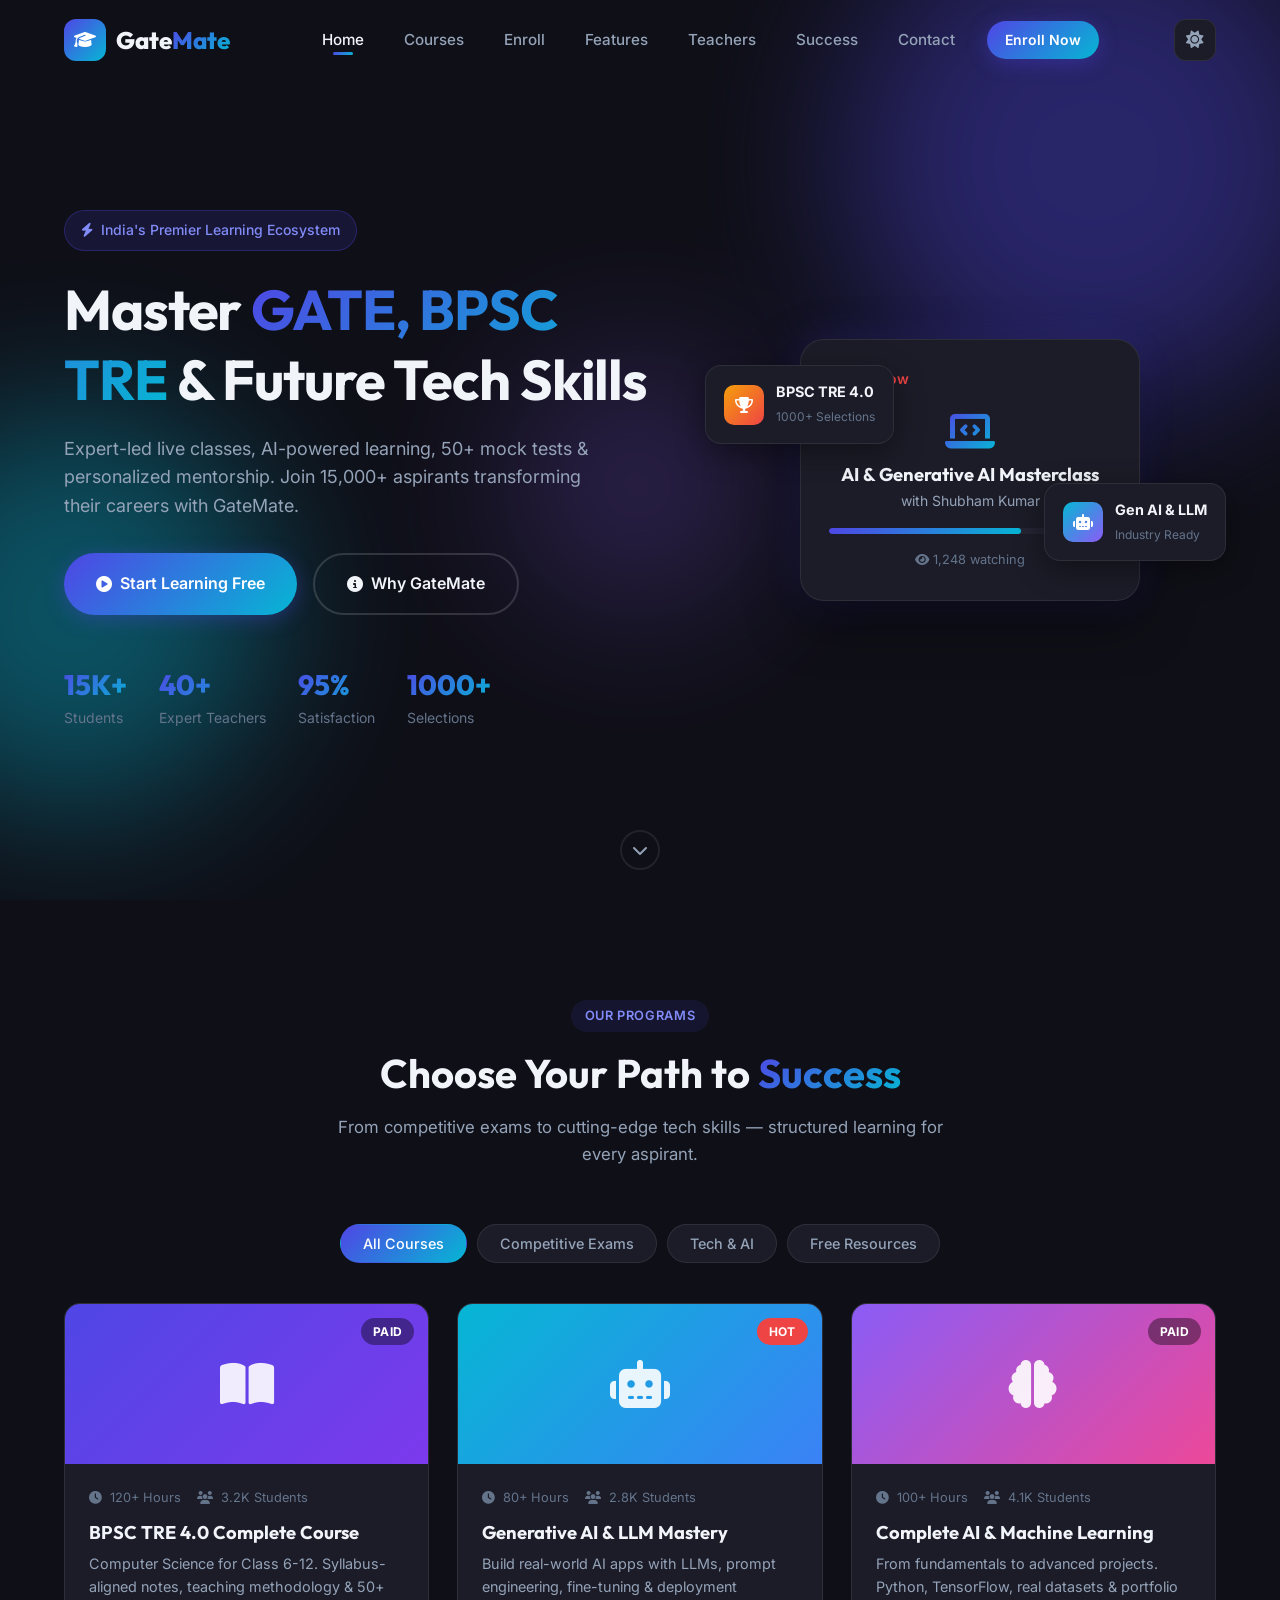
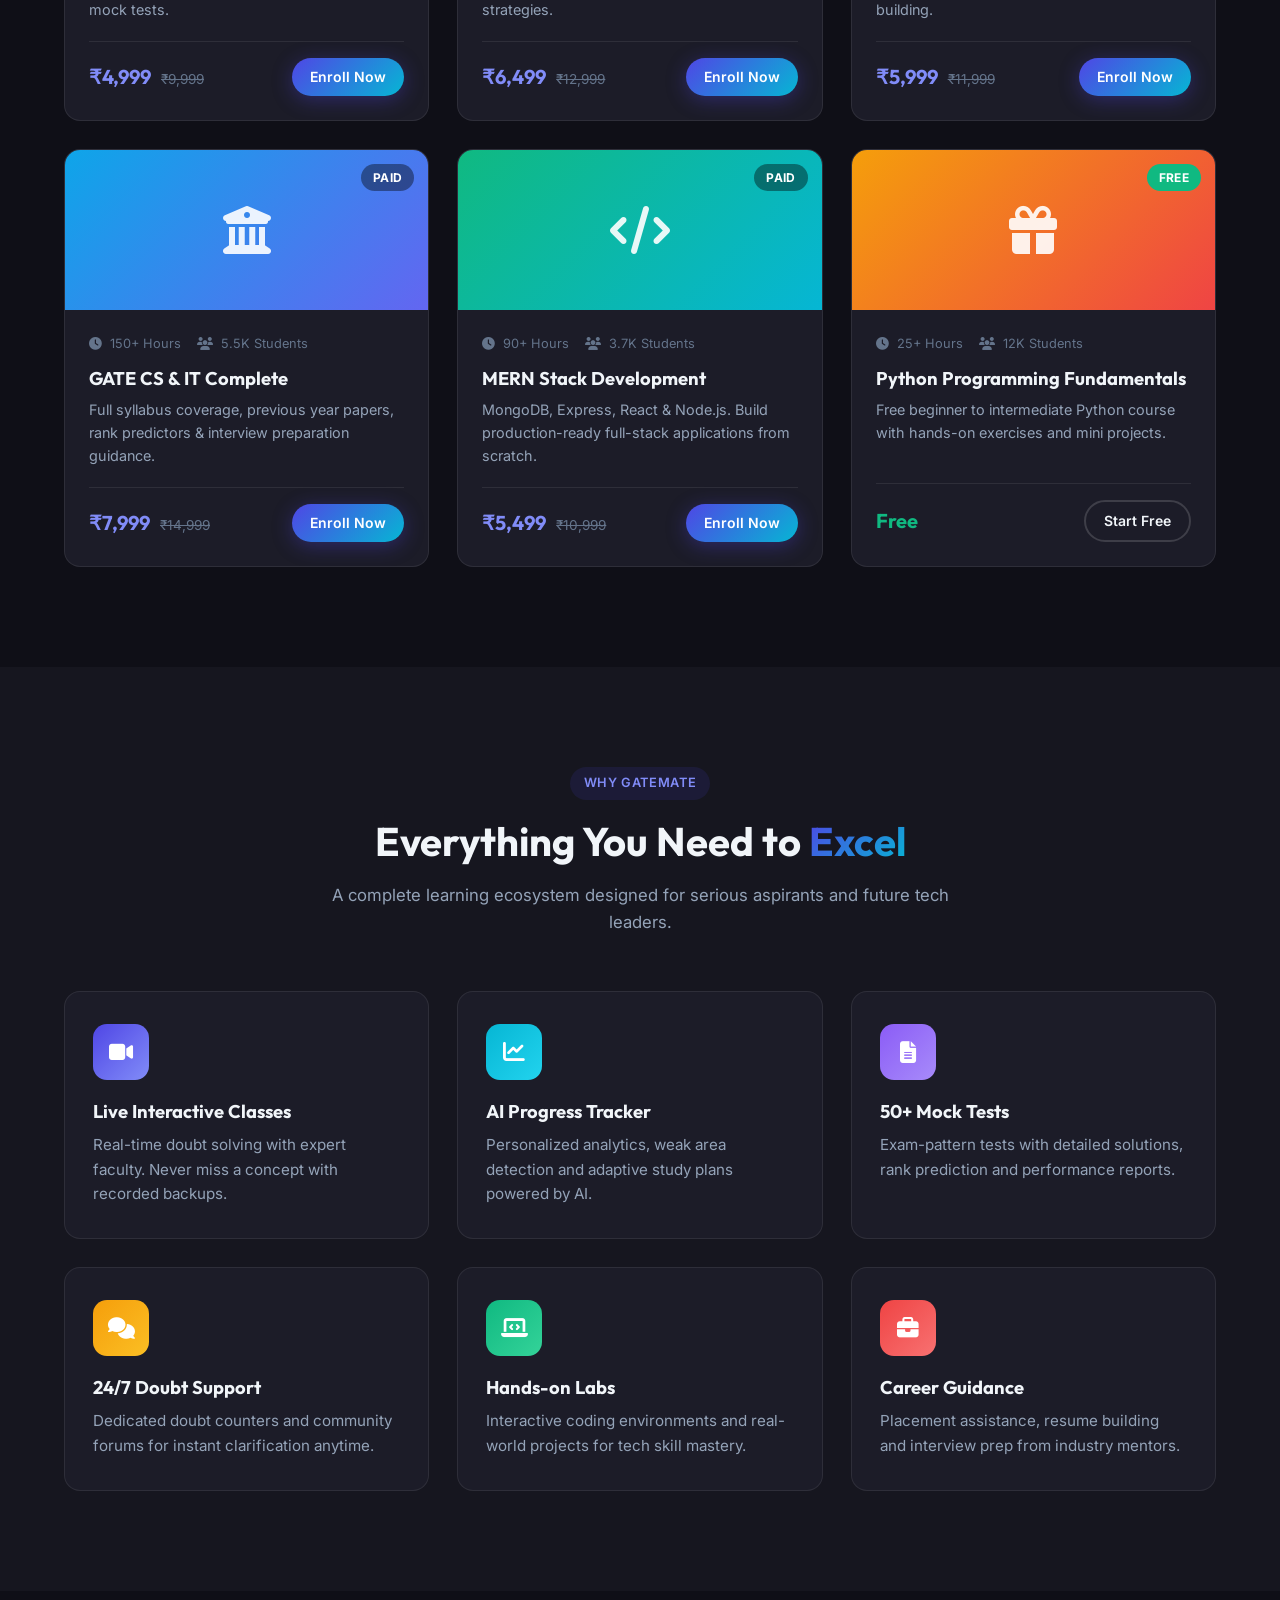
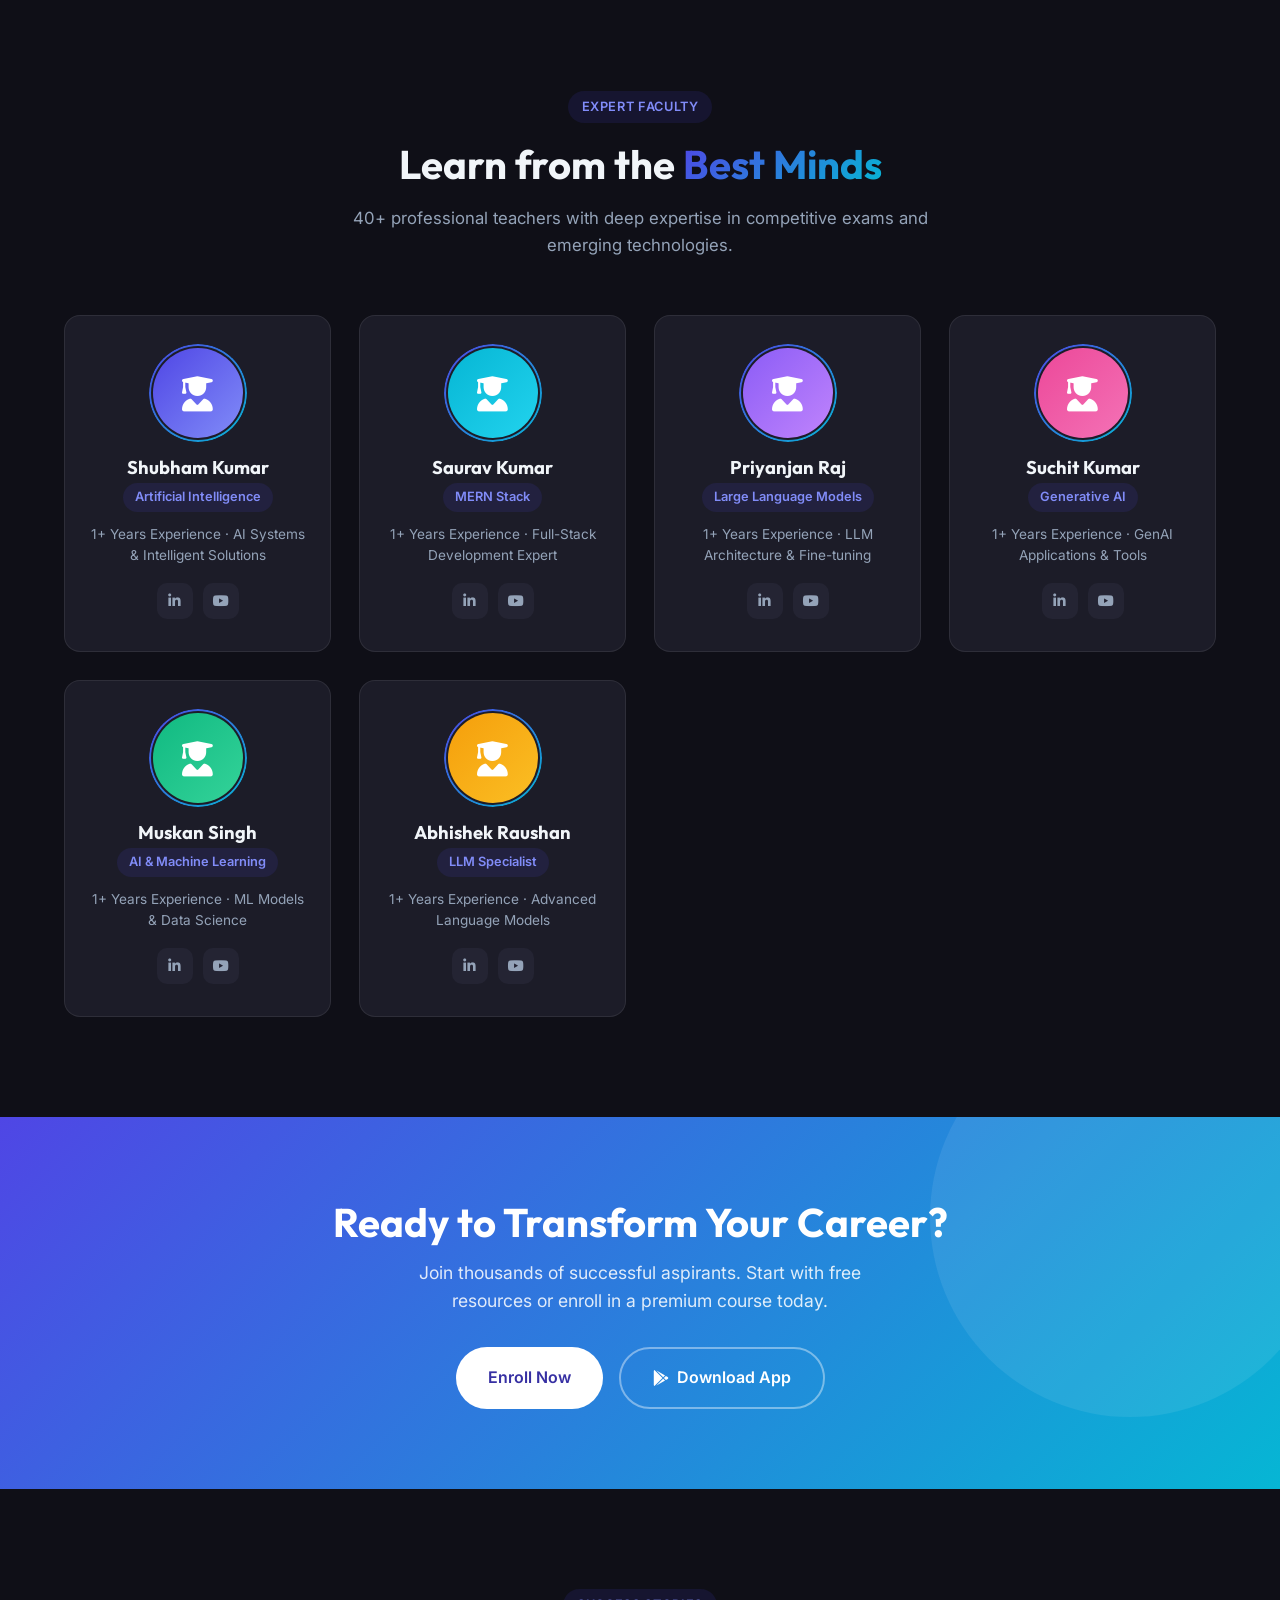
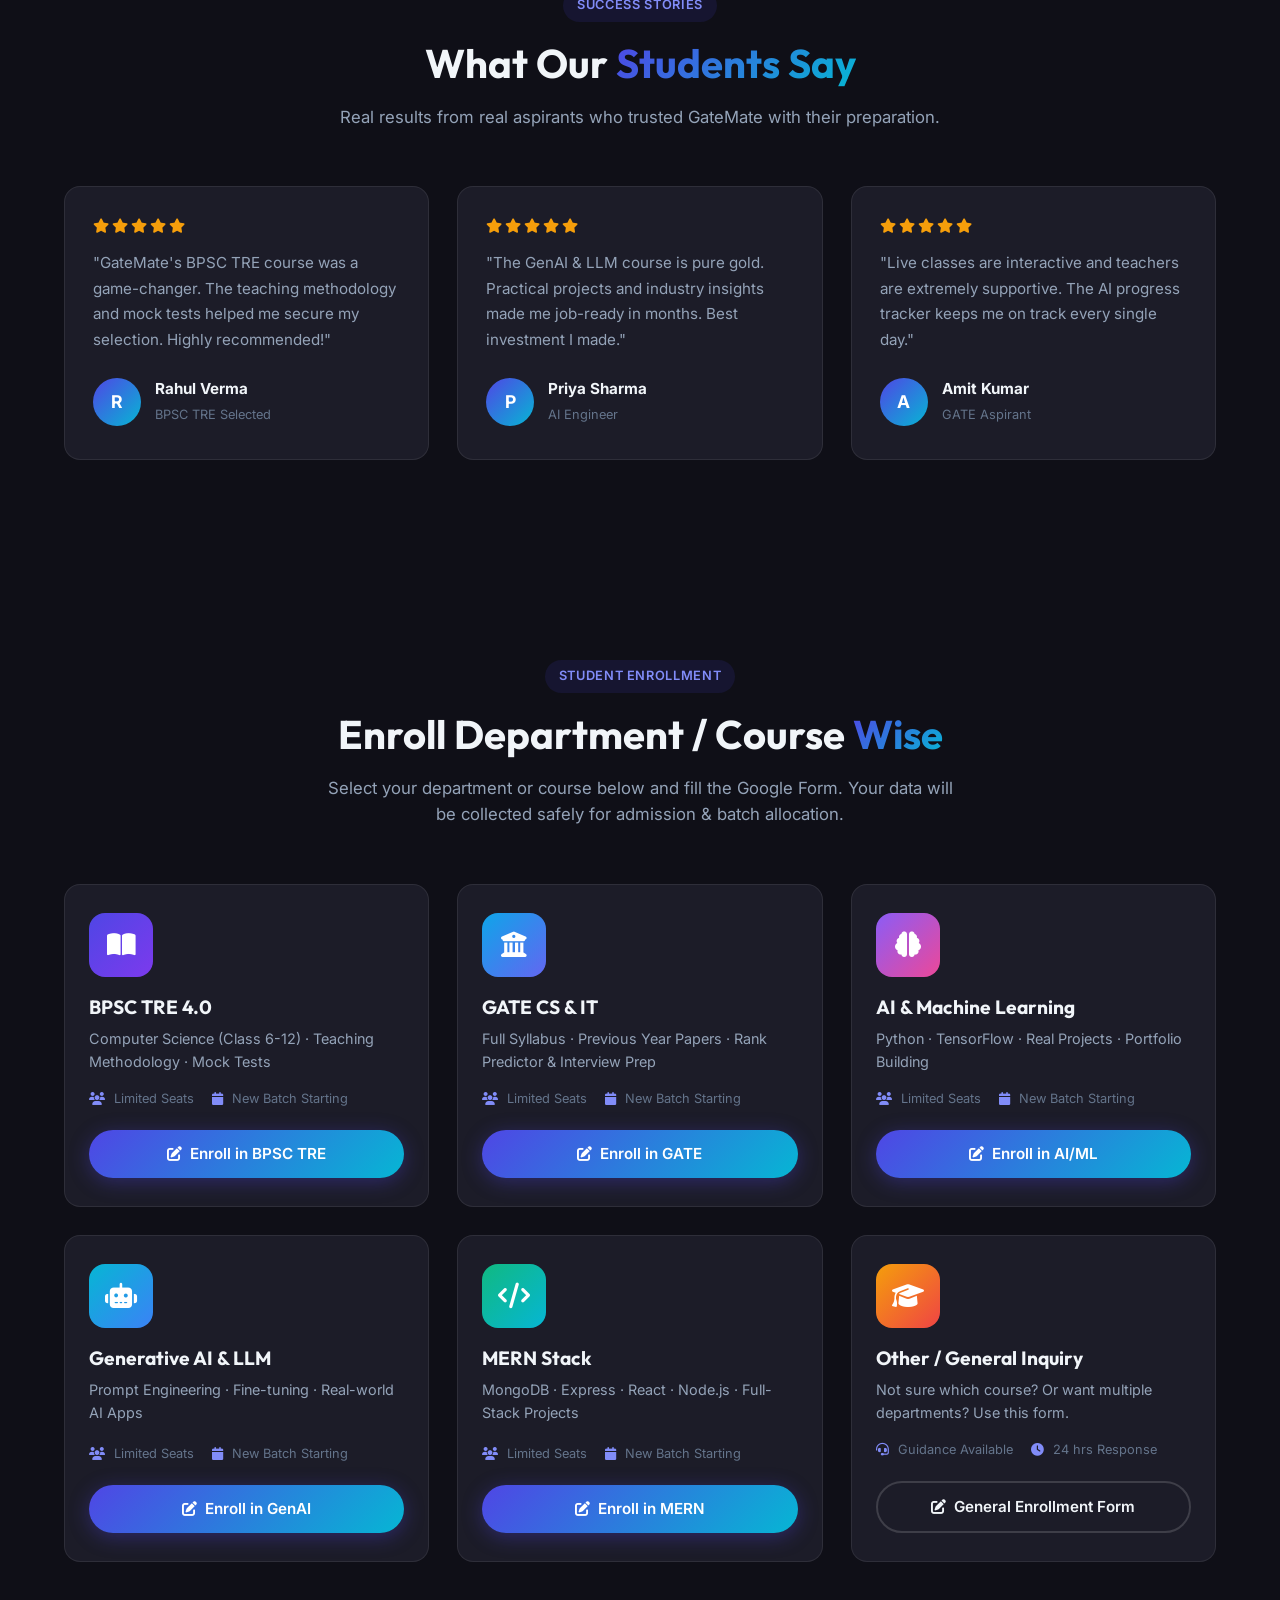
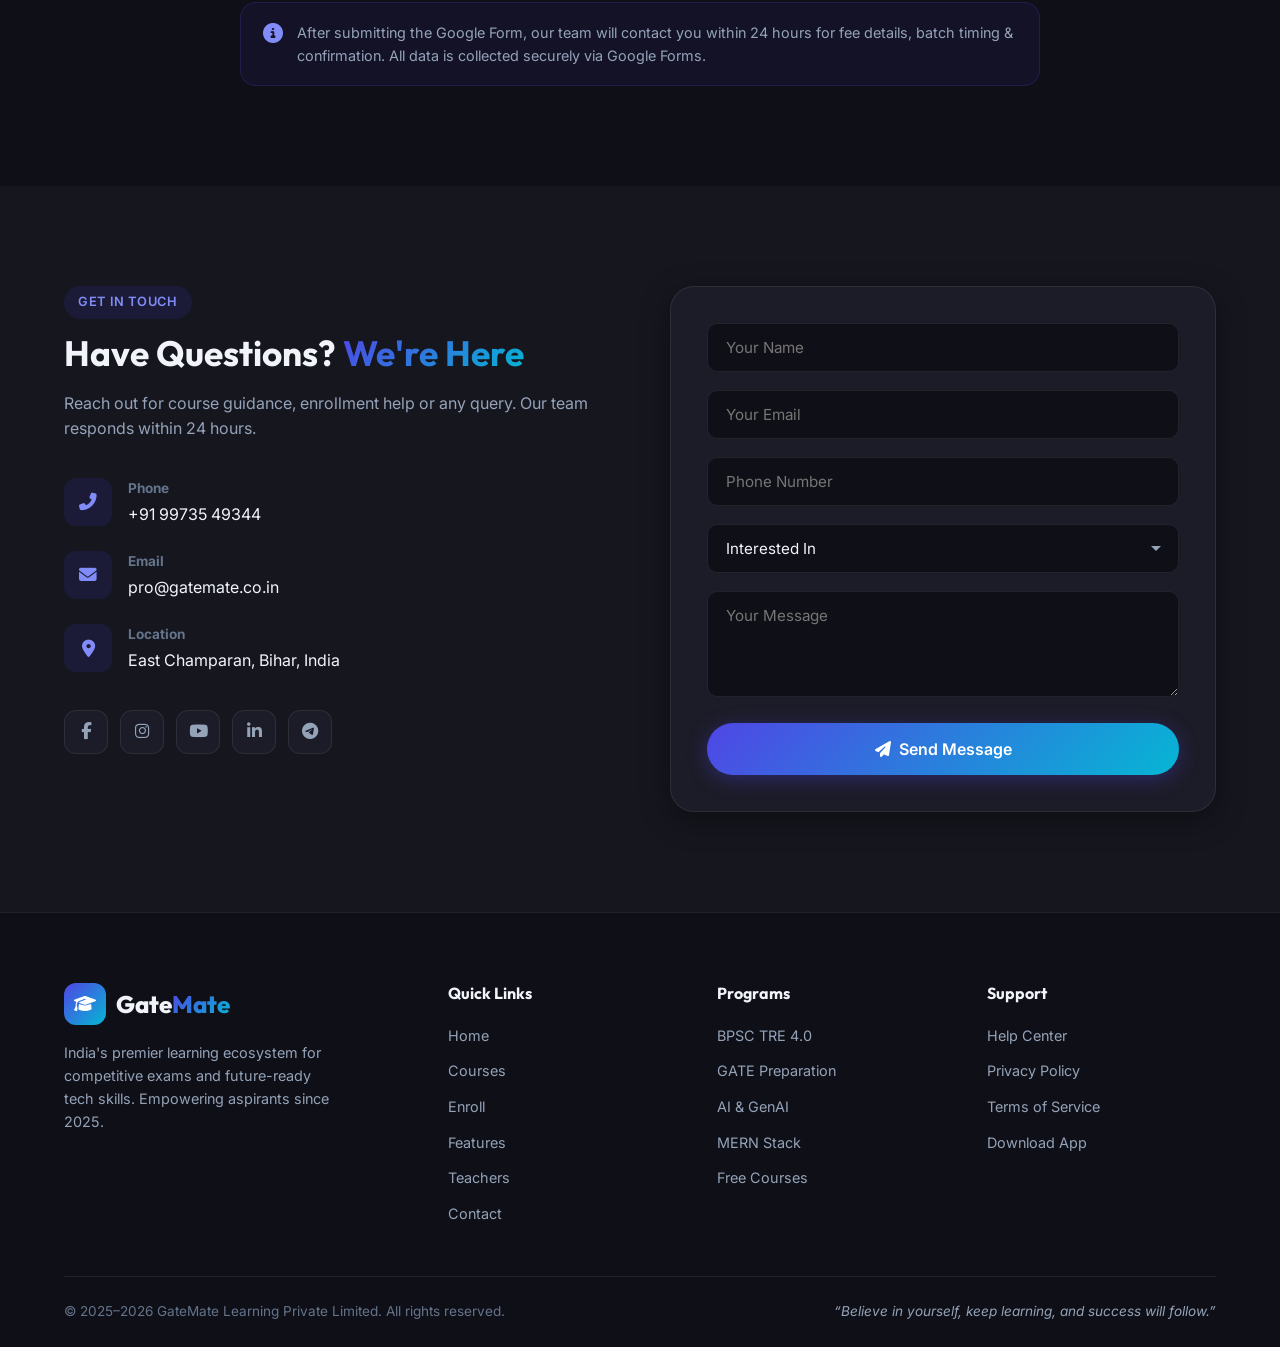
<file: index.html>
<!DOCTYPE html>
<html lang="en">
<head>
  <meta charset="UTF-8" />
  <meta name="viewport" content="width=device-width, initial-scale=1.0" />
  <meta name="description" content="GateMate - India's Premier Learning Platform for GATE, BPSC TRE, UGC NET, AI, GenAI & Tech Skills. Expert live classes, test series & career-focused courses." />
  <title>GateMate | Transform Your Future with Expert Learning</title>
  <link rel="preconnect" href="https://fonts.googleapis.com" />
  <link rel="preconnect" href="https://fonts.gstatic.com" crossorigin />
  <link href="https://fonts.googleapis.com/css2?family=Inter:wght@300;400;500;600;700;800&family=Outfit:wght@500;600;700;800&display=swap" rel="stylesheet" />
  <link rel="stylesheet" href="https://cdnjs.cloudflare.com/ajax/libs/font-awesome/6.5.1/css/all.min.css" />
  <link rel="stylesheet" href="style.css" />
  <link rel="icon" href="data:image/svg+xml,<svg xmlns='http://www.w3.org/2000/svg' viewBox='0 0 100 100'><text y='.9em' font-size='90'>🎓</text></svg>" />
</head>
<body>
  <!-- Preloader -->
  <div id="preloader">
    <div class="loader">
      <div class="loader-ring"></div>
      <span>GateMate</span>
    </div>
  </div>

  <!-- Navbar -->
  <header class="header" id="header">
    <nav class="navbar container">
      <a href="index.html" class="logo">
        <span class="logo-icon"><i class="fas fa-graduation-cap"></i></span>
        <span class="logo-text">Gate<span>Mate</span></span>
      </a>
      <ul class="nav-menu" id="nav-menu">
        <li><a href="#home" class="nav-link active">Home</a></li>
        <li><a href="#courses" class="nav-link">Courses</a></li>
        <li><a href="#enroll" class="nav-link">Enroll</a></li>
        <li><a href="#features" class="nav-link">Features</a></li>
        <li><a href="#teachers" class="nav-link">Teachers</a></li>
        <li><a href="#testimonials" class="nav-link">Success</a></li>
        <li><a href="#contact" class="nav-link">Contact</a></li>
        <li class="nav-cta"><a href="#enroll" class="btn btn-primary btn-sm">Enroll Now</a></li>
      </ul>
      <div class="nav-actions">
        <button class="theme-toggle" id="theme-toggle" aria-label="Toggle theme">
          <i class="fas fa-moon"></i>
        </button>
        <button class="nav-toggle" id="nav-toggle" aria-label="Toggle menu">
          <span></span><span></span><span></span>
        </button>
      </div>
    </nav>
  </header>

  <!-- Hero Section -->
  <section class="hero" id="home">
    <div class="hero-bg">
      <div class="hero-shape shape-1"></div>
      <div class="hero-shape shape-2"></div>
      <div class="hero-shape shape-3"></div>
    </div>
    <div class="container hero-content">
      <div class="hero-text">
        <div class="badge animate-fade-up">
          <i class="fas fa-bolt"></i> India's Premier Learning Ecosystem
        </div>
        <h1 class="animate-fade-up delay-1">
          Master <span class="gradient-text">GATE, BPSC TRE</span> &amp; Future Tech Skills
        </h1>
        <p class="animate-fade-up delay-2">
          Expert-led live classes, AI-powered learning, 50+ mock tests & personalized mentorship. 
          Join 15,000+ aspirants transforming their careers with GateMate.
        </p>
        <div class="hero-btns animate-fade-up delay-3">
          <a href="#courses" class="btn btn-primary btn-lg">
            <i class="fas fa-play-circle"></i> Start Learning Free
          </a>
          <a href="#features" class="btn btn-outline btn-lg">
            <i class="fas fa-info-circle"></i> Why GateMate
          </a>
        </div>
        <div class="hero-stats animate-fade-up delay-4">
          <div class="stat">
            <strong>15K+</strong>
            <span>Students</span>
          </div>
          <div class="stat">
            <strong>40+</strong>
            <span>Expert Teachers</span>
          </div>
          <div class="stat">
            <strong>95%</strong>
            <span>Satisfaction</span>
          </div>
          <div class="stat">
            <strong>1000+</strong>
            <span>Selections</span>
          </div>
        </div>
      </div>
      <div class="hero-visual animate-fade-up delay-2">
        <div class="hero-card">
          <div class="hero-card-header">
            <span class="live-dot"></span> Live Now
          </div>
          <div class="hero-card-body">
            <i class="fas fa-laptop-code"></i>
            <h3>AI & Generative AI Masterclass</h3>
            <p>with Shubham Kumar</p>
            <div class="progress-bar">
              <div class="progress" style="width: 68%"></div>
            </div>
            <span class="viewers"><i class="fas fa-eye"></i> 1,248 watching</span>
          </div>
        </div>
        <div class="floating-card card-1">
          <i class="fas fa-trophy"></i>
          <div>
            <strong>BPSC TRE 4.0</strong>
            <span>1000+ Selections</span>
          </div>
        </div>
        <div class="floating-card card-2">
          <i class="fas fa-robot"></i>
          <div>
            <strong>Gen AI & LLM</strong>
            <span>Industry Ready</span>
          </div>
        </div>
      </div>
    </div>
    <div class="scroll-indicator">
      <a href="#courses"><i class="fas fa-chevron-down"></i></a>
    </div>
  </section>

  <!-- Courses Section -->
  <section class="section courses" id="courses">
    <div class="container">
      <div class="section-header">
        <span class="section-tag">Our Programs</span>
        <h2>Choose Your Path to <span class="gradient-text">Success</span></h2>
        <p>From competitive exams to cutting-edge tech skills — structured learning for every aspirant.</p>
      </div>
      <div class="filter-tabs">
        <button class="filter-btn active" data-filter="all">All Courses</button>
        <button class="filter-btn" data-filter="exam">Competitive Exams</button>
        <button class="filter-btn" data-filter="tech">Tech & AI</button>
        <button class="filter-btn" data-filter="free">Free Resources</button>
      </div>
      <div class="courses-grid">
        <!-- Course 1 -->
        <article class="course-card" data-category="exam">
          <div class="course-img exam-bg">
            <span class="course-badge paid">Paid</span>
            <i class="fas fa-book-open"></i>
          </div>
          <div class="course-body">
            <div class="course-meta">
              <span><i class="fas fa-clock"></i> 120+ Hours</span>
              <span><i class="fas fa-users"></i> 3.2K Students</span>
            </div>
            <h3>BPSC TRE 4.0 Complete Course</h3>
            <p>Computer Science for Class 6-12. Syllabus-aligned notes, teaching methodology & 50+ mock tests.</p>
            <div class="course-footer">
              <div class="price">
                <span class="current">₹4,999</span>
                <span class="old">₹9,999</span>
              </div>
              <a href="#enroll" class="btn btn-sm btn-primary">Enroll Now</a>
            </div>
          </div>
        </article>
        <!-- Course 2 -->
        <article class="course-card" data-category="tech">
          <div class="course-img tech-bg">
            <span class="course-badge hot">Hot</span>
            <i class="fas fa-robot"></i>
          </div>
          <div class="course-body">
            <div class="course-meta">
              <span><i class="fas fa-clock"></i> 80+ Hours</span>
              <span><i class="fas fa-users"></i> 2.8K Students</span>
            </div>
            <h3>Generative AI & LLM Mastery</h3>
            <p>Build real-world AI apps with LLMs, prompt engineering, fine-tuning & deployment strategies.</p>
            <div class="course-footer">
              <div class="price">
                <span class="current">₹6,499</span>
                <span class="old">₹12,999</span>
              </div>
              <a href="#enroll" class="btn btn-sm btn-primary">Enroll Now</a>
            </div>
          </div>
        </article>
        <!-- Course 3 -->
        <article class="course-card" data-category="tech">
          <div class="course-img ai-bg">
            <span class="course-badge paid">Paid</span>
            <i class="fas fa-brain"></i>
          </div>
          <div class="course-body">
            <div class="course-meta">
              <span><i class="fas fa-clock"></i> 100+ Hours</span>
              <span><i class="fas fa-users"></i> 4.1K Students</span>
            </div>
            <h3>Complete AI & Machine Learning</h3>
            <p>From fundamentals to advanced projects. Python, TensorFlow, real datasets & portfolio building.</p>
            <div class="course-footer">
              <div class="price">
                <span class="current">₹5,999</span>
                <span class="old">₹11,999</span>
              </div>
              <a href="#enroll" class="btn btn-sm btn-primary">Enroll Now</a>
            </div>
          </div>
        </article>
        <!-- Course 4 -->
        <article class="course-card" data-category="exam">
          <div class="course-img gate-bg">
            <span class="course-badge paid">Paid</span>
            <i class="fas fa-university"></i>
          </div>
          <div class="course-body">
            <div class="course-meta">
              <span><i class="fas fa-clock"></i> 150+ Hours</span>
              <span><i class="fas fa-users"></i> 5.5K Students</span>
            </div>
            <h3>GATE CS & IT Complete</h3>
            <p>Full syllabus coverage, previous year papers, rank predictors & interview preparation guidance.</p>
            <div class="course-footer">
              <div class="price">
                <span class="current">₹7,999</span>
                <span class="old">₹14,999</span>
              </div>
              <a href="#enroll" class="btn btn-sm btn-primary">Enroll Now</a>
            </div>
          </div>
        </article>
        <!-- Course 5 -->
        <article class="course-card" data-category="tech">
          <div class="course-img mern-bg">
            <span class="course-badge paid">Paid</span>
            <i class="fas fa-code"></i>
          </div>
          <div class="course-body">
            <div class="course-meta">
              <span><i class="fas fa-clock"></i> 90+ Hours</span>
              <span><i class="fas fa-users"></i> 3.7K Students</span>
            </div>
            <h3>MERN Stack Development</h3>
            <p>MongoDB, Express, React & Node.js. Build production-ready full-stack applications from scratch.</p>
            <div class="course-footer">
              <div class="price">
                <span class="current">₹5,499</span>
                <span class="old">₹10,999</span>
              </div>
              <a href="#enroll" class="btn btn-sm btn-primary">Enroll Now</a>
            </div>
          </div>
        </article>
        <!-- Course 6 -->
        <article class="course-card" data-category="free">
          <div class="course-img free-bg">
            <span class="course-badge free">Free</span>
            <i class="fas fa-gift"></i>
          </div>
          <div class="course-body">
            <div class="course-meta">
              <span><i class="fas fa-clock"></i> 25+ Hours</span>
              <span><i class="fas fa-users"></i> 12K Students</span>
            </div>
            <h3>Python Programming Fundamentals</h3>
            <p>Free beginner to intermediate Python course with hands-on exercises and mini projects.</p>
            <div class="course-footer">
              <div class="price">
                <span class="current free-price">Free</span>
              </div>
              <a href="#contact" class="btn btn-sm btn-outline">Start Free</a>
            </div>
          </div>
        </article>
      </div>
    </div>
  </section>

  <!-- Features Section -->
  <section class="section features" id="features">
    <div class="container">
      <div class="section-header">
        <span class="section-tag">Why GateMate</span>
        <h2>Everything You Need to <span class="gradient-text">Excel</span></h2>
        <p>A complete learning ecosystem designed for serious aspirants and future tech leaders.</p>
      </div>
      <div class="features-grid">
        <div class="feature-card">
          <div class="feature-icon icon-1"><i class="fas fa-video"></i></div>
          <h3>Live Interactive Classes</h3>
          <p>Real-time doubt solving with expert faculty. Never miss a concept with recorded backups.</p>
        </div>
        <div class="feature-card">
          <div class="feature-icon icon-2"><i class="fas fa-chart-line"></i></div>
          <h3>AI Progress Tracker</h3>
          <p>Personalized analytics, weak area detection and adaptive study plans powered by AI.</p>
        </div>
        <div class="feature-card">
          <div class="feature-icon icon-3"><i class="fas fa-file-alt"></i></div>
          <h3>50+ Mock Tests</h3>
          <p>Exam-pattern tests with detailed solutions, rank prediction and performance reports.</p>
        </div>
        <div class="feature-card">
          <div class="feature-icon icon-4"><i class="fas fa-comments"></i></div>
          <h3>24/7 Doubt Support</h3>
          <p>Dedicated doubt counters and community forums for instant clarification anytime.</p>
        </div>
        <div class="feature-card">
          <div class="feature-icon icon-5"><i class="fas fa-laptop-code"></i></div>
          <h3>Hands-on Labs</h3>
          <p>Interactive coding environments and real-world projects for tech skill mastery.</p>
        </div>
        <div class="feature-card">
          <div class="feature-icon icon-6"><i class="fas fa-briefcase"></i></div>
          <h3>Career Guidance</h3>
          <p>Placement assistance, resume building and interview prep from industry mentors.</p>
        </div>
      </div>
    </div>
  </section>

  <!-- Teachers Section -->
  <section class="section teachers" id="teachers">
    <div class="container">
      <div class="section-header">
        <span class="section-tag">Expert Faculty</span>
        <h2>Learn from the <span class="gradient-text">Best Minds</span></h2>
        <p>40+ professional teachers with deep expertise in competitive exams and emerging technologies.</p>
      </div>
      <div class="teachers-grid">
        <div class="teacher-card">
          <div class="teacher-avatar avatar-1">
            <i class="fas fa-user-graduate"></i>
          </div>
          <h3>Shubham Kumar</h3>
          <span class="subject">Artificial Intelligence</span>
          <p>1+ Years Experience · AI Systems & Intelligent Solutions</p>
          <div class="teacher-social">
            <a href="#"><i class="fab fa-linkedin-in"></i></a>
            <a href="#"><i class="fab fa-youtube"></i></a>
          </div>
        </div>
        <div class="teacher-card">
          <div class="teacher-avatar avatar-2">
            <i class="fas fa-user-graduate"></i>
          </div>
          <h3>Saurav Kumar</h3>
          <span class="subject">MERN Stack</span>
          <p>1+ Years Experience · Full-Stack Development Expert</p>
          <div class="teacher-social">
            <a href="#"><i class="fab fa-linkedin-in"></i></a>
            <a href="#"><i class="fab fa-youtube"></i></a>
          </div>
        </div>
        <div class="teacher-card">
          <div class="teacher-avatar avatar-3">
            <i class="fas fa-user-graduate"></i>
          </div>
          <h3>Priyanjan Raj</h3>
          <span class="subject">Large Language Models</span>
          <p>1+ Years Experience · LLM Architecture & Fine-tuning</p>
          <div class="teacher-social">
            <a href="#"><i class="fab fa-linkedin-in"></i></a>
            <a href="#"><i class="fab fa-youtube"></i></a>
          </div>
        </div>
        <div class="teacher-card">
          <div class="teacher-avatar avatar-4">
            <i class="fas fa-user-graduate"></i>
          </div>
          <h3>Suchit Kumar</h3>
          <span class="subject">Generative AI</span>
          <p>1+ Years Experience · GenAI Applications & Tools</p>
          <div class="teacher-social">
            <a href="#"><i class="fab fa-linkedin-in"></i></a>
            <a href="#"><i class="fab fa-youtube"></i></a>
          </div>
        </div>
        <div class="teacher-card">
          <div class="teacher-avatar avatar-5">
            <i class="fas fa-user-graduate"></i>
          </div>
          <h3>Muskan Singh</h3>
          <span class="subject">AI & Machine Learning</span>
          <p>1+ Years Experience · ML Models & Data Science</p>
          <div class="teacher-social">
            <a href="#"><i class="fab fa-linkedin-in"></i></a>
            <a href="#"><i class="fab fa-youtube"></i></a>
          </div>
        </div>
        <div class="teacher-card">
          <div class="teacher-avatar avatar-6">
            <i class="fas fa-user-graduate"></i>
          </div>
          <h3>Abhishek Raushan</h3>
          <span class="subject">LLM Specialist</span>
          <p>1+ Years Experience · Advanced Language Models</p>
          <div class="teacher-social">
            <a href="#"><i class="fab fa-linkedin-in"></i></a>
            <a href="#"><i class="fab fa-youtube"></i></a>
          </div>
        </div>
      </div>
    </div>
  </section>

  <!-- Stats / CTA Banner -->
  <section class="cta-banner">
    <div class="container">
      <div class="cta-content">
        <h2>Ready to Transform Your Career?</h2>
        <p>Join thousands of successful aspirants. Start with free resources or enroll in a premium course today.</p>
        <div class="cta-btns">
          <a href="#enroll" class="btn btn-light btn-lg">Enroll Now</a>
          <a href="https://play.google.com/store/apps/details?id=com.gatemate.learning.app" target="_blank" rel="noopener" class="btn btn-outline-light btn-lg">
            <i class="fab fa-google-play"></i> Download App
          </a>
        </div>
      </div>
    </div>
  </section>

  <!-- Testimonials -->
  <section class="section testimonials" id="testimonials">
    <div class="container">
      <div class="section-header">
        <span class="section-tag">Success Stories</span>
        <h2>What Our <span class="gradient-text">Students Say</span></h2>
        <p>Real results from real aspirants who trusted GateMate with their preparation.</p>
      </div>
      <div class="testimonials-slider">
        <div class="testimonial-card">
          <div class="stars">
            <i class="fas fa-star"></i><i class="fas fa-star"></i><i class="fas fa-star"></i><i class="fas fa-star"></i><i class="fas fa-star"></i>
          </div>
          <p>"GateMate's BPSC TRE course was a game-changer. The teaching methodology and mock tests helped me secure my selection. Highly recommended!"</p>
          <div class="testimonial-author">
            <div class="author-avatar">R</div>
            <div>
              <strong>Rahul Verma</strong>
              <span>BPSC TRE Selected</span>
            </div>
          </div>
        </div>
        <div class="testimonial-card">
          <div class="stars">
            <i class="fas fa-star"></i><i class="fas fa-star"></i><i class="fas fa-star"></i><i class="fas fa-star"></i><i class="fas fa-star"></i>
          </div>
          <p>"The GenAI & LLM course is pure gold. Practical projects and industry insights made me job-ready in months. Best investment I made."</p>
          <div class="testimonial-author">
            <div class="author-avatar">P</div>
            <div>
              <strong>Priya Sharma</strong>
              <span>AI Engineer</span>
            </div>
          </div>
        </div>
        <div class="testimonial-card">
          <div class="stars">
            <i class="fas fa-star"></i><i class="fas fa-star"></i><i class="fas fa-star"></i><i class="fas fa-star"></i><i class="fas fa-star"></i>
          </div>
          <p>"Live classes are interactive and teachers are extremely supportive. The AI progress tracker keeps me on track every single day."</p>
          <div class="testimonial-author">
            <div class="author-avatar">A</div>
            <div>
              <strong>Amit Kumar</strong>
              <span>GATE Aspirant</span>
            </div>
          </div>
        </div>
      </div>
    </div>
  </section>


  <!-- ========== ENROLLMENT SECTION (Department-wise) ========== -->
  <section class="section enroll" id="enroll">
    <div class="container">
      <div class="section-header">
        <span class="section-tag">Student Enrollment</span>
        <h2>Enroll Department / Course <span class="gradient-text">Wise</span></h2>
        <p>Select your department or course below and fill the Google Form. Your data will be collected safely for admission &amp; batch allocation.</p>
      </div>

      <div class="enroll-grid">
        <!-- BPSC TRE -->
        <div class="enroll-card">
          <div class="enroll-icon exam-bg"><i class="fas fa-book-open"></i></div>
          <h3>BPSC TRE 4.0</h3>
          <p>Computer Science (Class 6-12) · Teaching Methodology · Mock Tests</p>
          <ul class="enroll-meta">
            <li><i class="fas fa-users"></i> Limited Seats</li>
            <li><i class="fas fa-calendar"></i> New Batch Starting</li>
          </ul>
          <a href="https://forms.gle/ETLGQJEq8gYs2VLs5" target="_blank" rel="noopener" class="btn btn-primary btn-block enroll-btn">
            <i class="fas fa-edit"></i> Enroll in BPSC TRE
          </a>
        </div>

        <!-- GATE -->
        <div class="enroll-card">
          <div class="enroll-icon gate-bg"><i class="fas fa-university"></i></div>
          <h3>GATE CS &amp; IT</h3>
          <p>Full Syllabus · Previous Year Papers · Rank Predictor &amp; Interview Prep</p>
          <ul class="enroll-meta">
            <li><i class="fas fa-users"></i> Limited Seats</li>
            <li><i class="fas fa-calendar"></i> New Batch Starting</li>
          </ul>
          <a href="https://forms.gle/ETLGQJEq8gYs2VLs5" target="_blank" rel="noopener" class="btn btn-primary btn-block enroll-btn">
            <i class="fas fa-edit"></i> Enroll in GATE
          </a>
        </div>

        <!-- AI & ML -->
        <div class="enroll-card">
          <div class="enroll-icon ai-bg"><i class="fas fa-brain"></i></div>
          <h3>AI &amp; Machine Learning</h3>
          <p>Python · TensorFlow · Real Projects · Portfolio Building</p>
          <ul class="enroll-meta">
            <li><i class="fas fa-users"></i> Limited Seats</li>
            <li><i class="fas fa-calendar"></i> New Batch Starting</li>
          </ul>
          <a href="https://forms.gle/ETLGQJEq8gYs2VLs5" target="_blank" rel="noopener" class="btn btn-primary btn-block enroll-btn">
            <i class="fas fa-edit"></i> Enroll in AI/ML
          </a>
        </div>

        <!-- GenAI & LLM -->
        <div class="enroll-card">
          <div class="enroll-icon tech-bg"><i class="fas fa-robot"></i></div>
          <h3>Generative AI &amp; LLM</h3>
          <p>Prompt Engineering · Fine-tuning · Real-world AI Apps</p>
          <ul class="enroll-meta">
            <li><i class="fas fa-users"></i> Limited Seats</li>
            <li><i class="fas fa-calendar"></i> New Batch Starting</li>
          </ul>
          <a href="https://forms.gle/ETLGQJEq8gYs2VLs5" target="_blank" rel="noopener" class="btn btn-primary btn-block enroll-btn">
            <i class="fas fa-edit"></i> Enroll in GenAI
          </a>
        </div>

        <!-- MERN Stack -->
        <div class="enroll-card">
          <div class="enroll-icon mern-bg"><i class="fas fa-code"></i></div>
          <h3>MERN Stack</h3>
          <p>MongoDB · Express · React · Node.js · Full-Stack Projects</p>
          <ul class="enroll-meta">
            <li><i class="fas fa-users"></i> Limited Seats</li>
            <li><i class="fas fa-calendar"></i> New Batch Starting</li>
          </ul>
          <a href="https://forms.gle/ETLGQJEq8gYs2VLs5" target="_blank" rel="noopener" class="btn btn-primary btn-block enroll-btn">
            <i class="fas fa-edit"></i> Enroll in MERN
          </a>
        </div>

        <!-- General / Other -->
        <div class="enroll-card">
          <div class="enroll-icon free-bg"><i class="fas fa-graduation-cap"></i></div>
          <h3>Other / General Inquiry</h3>
          <p>Not sure which course? Or want multiple departments? Use this form.</p>
          <ul class="enroll-meta">
            <li><i class="fas fa-headset"></i> Guidance Available</li>
            <li><i class="fas fa-clock"></i> 24 hrs Response</li>
          </ul>
          <a href="https://forms.gle/ETLGQJEq8gYs2VLs5" target="_blank" rel="noopener" class="btn btn-outline btn-block enroll-btn">
            <i class="fas fa-edit"></i> General Enrollment Form
          </a>
        </div>
      </div>

      <div class="enroll-note">
        <i class="fas fa-info-circle"></i>
        <p>After submitting the Google Form, our team will contact you within 24 hours for fee details, batch timing &amp; confirmation. All data is collected securely via Google Forms.</p>
      </div>
    </div>
  </section>

  <!-- Contact / Footer CTA -->
  <section class="section contact" id="contact">
    <div class="container">
      <div class="contact-wrapper">
        <div class="contact-info">
          <span class="section-tag">Get in Touch</span>
          <h2>Have Questions? <span class="gradient-text">We're Here</span></h2>
          <p>Reach out for course guidance, enrollment help or any query. Our team responds within 24 hours.</p>
          <div class="contact-details">
            <div class="contact-item">
              <i class="fas fa-phone-alt"></i>
              <div>
                <strong>Phone</strong>
                <a href="tel:+919973549344">+91 99735 49344</a>
              </div>
            </div>
            <div class="contact-item">
              <i class="fas fa-envelope"></i>
              <div>
                <strong>Email</strong>
                <a href="mailto:pro@gatemate.co.in">pro@gatemate.co.in</a>
              </div>
            </div>
            <div class="contact-item">
              <i class="fas fa-map-marker-alt"></i>
              <div>
                <strong>Location</strong>
                <span>East Champaran, Bihar, India</span>
              </div>
            </div>
          </div>
          <div class="social-links">
            <a href="#" aria-label="Facebook"><i class="fab fa-facebook-f"></i></a>
            <a href="#" aria-label="Instagram"><i class="fab fa-instagram"></i></a>
            <a href="#" aria-label="YouTube"><i class="fab fa-youtube"></i></a>
            <a href="#" aria-label="LinkedIn"><i class="fab fa-linkedin-in"></i></a>
            <a href="#" aria-label="Telegram"><i class="fab fa-telegram-plane"></i></a>
          </div>
        </div>
        <form class="contact-form" id="contact-form">
          <div class="form-group">
            <input type="text" name="name" placeholder="Your Name" required />
          </div>
          <div class="form-group">
            <input type="email" name="email" placeholder="Your Email" required />
          </div>
          <div class="form-group">
            <input type="tel" name="phone" placeholder="Phone Number" />
          </div>
          <div class="form-group">
            <select name="interest">
              <option value="">Interested In</option>
              <option value="bpsc">BPSC TRE 4.0</option>
              <option value="gate">GATE CS/IT</option>
              <option value="ai">AI & Machine Learning</option>
              <option value="genai">Generative AI & LLM</option>
              <option value="mern">MERN Stack</option>
              <option value="other">Other</option>
            </select>
          </div>
          <div class="form-group">
            <textarea name="message" rows="4" placeholder="Your Message"></textarea>
          </div>
          <button type="submit" class="btn btn-primary btn-lg btn-block">
            <i class="fas fa-paper-plane"></i> Send Message
          </button>
        </form>
      </div>
    </div>
  </section>

  <!-- Footer -->
  <footer class="footer">
    <div class="container">
      <div class="footer-grid">
        <div class="footer-brand">
          <a href="index.html" class="logo">
            <span class="logo-icon"><i class="fas fa-graduation-cap"></i></span>
            <span class="logo-text">Gate<span>Mate</span></span>
          </a>
          <p>India's premier learning ecosystem for competitive exams and future-ready tech skills. Empowering aspirants since 2025.</p>
        </div>
        <div class="footer-links">
          <h4>Quick Links</h4>
          <ul>
            <li><a href="#home">Home</a></li>
            <li><a href="#courses">Courses</a></li>
            <li><a href="#enroll">Enroll</a></li>
            <li><a href="#features">Features</a></li>
            <li><a href="#teachers">Teachers</a></li>
            <li><a href="#contact">Contact</a></li>
          </ul>
        </div>
        <div class="footer-links">
          <h4>Programs</h4>
          <ul>
            <li><a href="#courses">BPSC TRE 4.0</a></li>
            <li><a href="#courses">GATE Preparation</a></li>
            <li><a href="#courses">AI & GenAI</a></li>
            <li><a href="#courses">MERN Stack</a></li>
            <li><a href="#courses">Free Courses</a></li>
          </ul>
        </div>
        <div class="footer-links">
          <h4>Support</h4>
          <ul>
            <li><a href="#">Help Center</a></li>
            <li><a href="#">Privacy Policy</a></li>
            <li><a href="#">Terms of Service</a></li>
            <li><a href="https://play.google.com/store/apps/details?id=com.gatemate.learning.app" target="_blank" rel="noopener">Download App</a></li>
          </ul>
        </div>
      </div>
      <div class="footer-bottom">
        <p>&copy; 2025–2026 GateMate Learning Private Limited. All rights reserved.</p>
        <p class="quote">“Believe in yourself, keep learning, and success will follow.”</p>
      </div>
    </div>
  </footer>

  <!-- Back to Top -->
  <button class="back-to-top" id="back-to-top" aria-label="Back to top">
    <i class="fas fa-arrow-up"></i>
  </button>

  <script src="main.js"></script>
</body>
</html>
</file>
<file: style.css>
/* ============================================
   GateMate - Premium EdTech Website
   Modern, Dynamic, Fully Responsive
   ============================================ */

:root {
  /* Primary Palette - Deep Indigo + Electric Cyan */
  --primary: #4f46e5;
  --primary-dark: #3730a3;
  --primary-light: #818cf8;
  --accent: #06b6d4;
  --accent-dark: #0891b2;
  
  /* Neutrals */
  --bg: #0f0f17;
  --bg-soft: #16161f;
  --bg-card: #1c1c28;
  --bg-elevated: #242433;
  --text: #f1f5f9;
  --text-muted: #94a3b8;
  --text-dim: #64748b;
  --border: rgba(255, 255, 255, 0.08);
  --border-hover: rgba(255, 255, 255, 0.15);
  
  /* Gradients */
  --gradient-primary: linear-gradient(135deg, #4f46e5 0%, #06b6d4 100%);
  --gradient-accent: linear-gradient(135deg, #06b6d4 0%, #8b5cf6 100%);
  --gradient-warm: linear-gradient(135deg, #f59e0b 0%, #ef4444 100%);
  --gradient-success: linear-gradient(135deg, #10b981 0%, #06b6d4 100%);
  
  /* Shadows */
  --shadow-sm: 0 2px 8px rgba(0, 0, 0, 0.3);
  --shadow-md: 0 8px 30px rgba(0, 0, 0, 0.4);
  --shadow-lg: 0 20px 50px rgba(0, 0, 0, 0.5);
  --shadow-glow: 0 0 40px rgba(79, 70, 229, 0.25);
  
  /* Spacing & Radius */
  --radius: 16px;
  --radius-sm: 10px;
  --radius-lg: 24px;
  --container: 1200px;
  --header-h: 80px;
  
  /* Transitions */
  --ease: cubic-bezier(0.4, 0, 0.2, 1);
  --transition: 0.3s var(--ease);
}

/* Light Theme */
[data-theme="light"] {
  --bg: #f8fafc;
  --bg-soft: #f1f5f9;
  --bg-card: #ffffff;
  --bg-elevated: #ffffff;
  --text: #0f172a;
  --text-muted: #475569;
  --text-dim: #94a3b8;
  --border: rgba(15, 23, 42, 0.08);
  --border-hover: rgba(15, 23, 42, 0.15);
  --shadow-sm: 0 2px 8px rgba(0, 0, 0, 0.06);
  --shadow-md: 0 8px 30px rgba(0, 0, 0, 0.08);
  --shadow-lg: 0 20px 50px rgba(0, 0, 0, 0.1);
  --shadow-glow: 0 0 40px rgba(79, 70, 229, 0.12);
}

/* Reset & Base */
*, *::before, *::after {
  margin: 0;
  padding: 0;
  box-sizing: border-box;
}

html {
  scroll-behavior: smooth;
  font-size: 16px;
}

body {
  font-family: 'Inter', system-ui, -apple-system, sans-serif;
  background: var(--bg);
  color: var(--text);
  line-height: 1.6;
  overflow-x: hidden;
  transition: background 0.4s var(--ease), color 0.4s var(--ease);
}

h1, h2, h3, h4, h5, h6 {
  font-family: 'Outfit', 'Inter', sans-serif;
  font-weight: 700;
  line-height: 1.25;
}

a {
  text-decoration: none;
  color: inherit;
  transition: var(--transition);
}

ul { list-style: none; }

img { max-width: 100%; display: block; }

button, input, select, textarea {
  font-family: inherit;
  border: none;
  outline: none;
  background: none;
}

.container {
  width: 100%;
  max-width: var(--container);
  margin: 0 auto;
  padding: 0 24px;
}

.gradient-text {
  background: var(--gradient-primary);
  -webkit-background-clip: text;
  -webkit-text-fill-color: transparent;
  background-clip: text;
}

/* ========== Preloader ========== */
#preloader {
  position: fixed;
  inset: 0;
  background: var(--bg);
  display: flex;
  align-items: center;
  justify-content: center;
  z-index: 9999;
  transition: opacity 0.5s, visibility 0.5s;
}

#preloader.hidden {
  opacity: 0;
  visibility: hidden;
}

.loader {
  text-align: center;
}

.loader-ring {
  width: 50px;
  height: 50px;
  border: 3px solid var(--border);
  border-top-color: var(--primary);
  border-radius: 50%;
  animation: spin 0.8s linear infinite;
  margin: 0 auto 16px;
}

.loader span {
  font-family: 'Outfit', sans-serif;
  font-weight: 700;
  font-size: 1.25rem;
  background: var(--gradient-primary);
  -webkit-background-clip: text;
  -webkit-text-fill-color: transparent;
}

@keyframes spin {
  to { transform: rotate(360deg); }
}

/* ========== Buttons ========== */
.btn {
  display: inline-flex;
  align-items: center;
  justify-content: center;
  gap: 8px;
  padding: 12px 24px;
  font-weight: 600;
  font-size: 0.95rem;
  border-radius: 50px;
  cursor: pointer;
  transition: var(--transition);
  white-space: nowrap;
}

.btn-sm { padding: 8px 18px; font-size: 0.875rem; }
.btn-lg { padding: 16px 32px; font-size: 1rem; }
.btn-block { width: 100%; }

.btn-primary {
  background: var(--gradient-primary);
  color: #fff;
  box-shadow: 0 4px 20px rgba(79, 70, 229, 0.35);
}

.btn-primary:hover {
  transform: translateY(-2px);
  box-shadow: 0 8px 30px rgba(79, 70, 229, 0.45);
}

.btn-outline {
  border: 2px solid var(--border-hover);
  color: var(--text);
  background: transparent;
}

.btn-outline:hover {
  border-color: var(--primary);
  color: var(--primary-light);
  background: rgba(79, 70, 229, 0.08);
}

.btn-light {
  background: #fff;
  color: var(--primary-dark);
}

.btn-light:hover {
  transform: translateY(-2px);
  box-shadow: var(--shadow-md);
}

.btn-outline-light {
  border: 2px solid rgba(255,255,255,0.4);
  color: #fff;
}

.btn-outline-light:hover {
  background: rgba(255,255,255,0.1);
  border-color: #fff;
}

/* ========== Header / Navbar ========== */
.header {
  position: fixed;
  top: 0;
  left: 0;
  width: 100%;
  height: var(--header-h);
  z-index: 1000;
  transition: var(--transition);
  background: transparent;
}

.header.scrolled {
  background: rgba(15, 15, 23, 0.85);
  backdrop-filter: blur(20px);
  -webkit-backdrop-filter: blur(20px);
  box-shadow: 0 4px 30px rgba(0,0,0,0.2);
  border-bottom: 1px solid var(--border);
}

[data-theme="light"] .header.scrolled {
  background: rgba(248, 250, 252, 0.9);
}

.navbar {
  display: flex;
  align-items: center;
  justify-content: space-between;
  height: 100%;
}

.logo {
  display: flex;
  align-items: center;
  gap: 10px;
  font-family: 'Outfit', sans-serif;
  font-weight: 800;
  font-size: 1.5rem;
  z-index: 10;
}

.logo-icon {
  width: 42px;
  height: 42px;
  display: flex;
  align-items: center;
  justify-content: center;
  background: var(--gradient-primary);
  border-radius: 12px;
  color: #fff;
  font-size: 1.1rem;
}

.logo-text span {
  background: var(--gradient-primary);
  -webkit-background-clip: text;
  -webkit-text-fill-color: transparent;
}

.nav-menu {
  display: flex;
  align-items: center;
  gap: 8px;
}

.nav-link {
  padding: 8px 16px;
  font-weight: 500;
  font-size: 0.95rem;
  color: var(--text-muted);
  border-radius: 8px;
  position: relative;
}

.nav-link:hover,
.nav-link.active {
  color: var(--text);
}

.nav-link.active::after {
  content: '';
  position: absolute;
  bottom: 2px;
  left: 50%;
  transform: translateX(-50%);
  width: 20px;
  height: 3px;
  background: var(--gradient-primary);
  border-radius: 2px;
}

.nav-cta { margin-left: 8px; }

.nav-actions {
  display: flex;
  align-items: center;
  gap: 12px;
}

.theme-toggle {
  width: 42px;
  height: 42px;
  display: flex;
  align-items: center;
  justify-content: center;
  border-radius: 12px;
  background: var(--bg-card);
  border: 1px solid var(--border);
  color: var(--text-muted);
  cursor: pointer;
  font-size: 1.1rem;
  transition: var(--transition);
}

.theme-toggle:hover {
  color: var(--primary-light);
  border-color: var(--primary);
}

.nav-toggle {
  display: none;
  flex-direction: column;
  gap: 5px;
  width: 42px;
  height: 42px;
  align-items: center;
  justify-content: center;
  cursor: pointer;
  background: var(--bg-card);
  border: 1px solid var(--border);
  border-radius: 12px;
}

.nav-toggle span {
  display: block;
  width: 20px;
  height: 2px;
  background: var(--text);
  border-radius: 2px;
  transition: var(--transition);
}

/* ========== Hero ========== */
.hero {
  position: relative;
  min-height: 100vh;
  display: flex;
  align-items: center;
  padding: calc(var(--header-h) + 40px) 0 80px;
  overflow: hidden;
}

.hero-bg {
  position: absolute;
  inset: 0;
  pointer-events: none;
}

.hero-shape {
  position: absolute;
  border-radius: 50%;
  filter: blur(80px);
  opacity: 0.4;
}

.shape-1 {
  width: 500px;
  height: 500px;
  background: var(--primary);
  top: -10%;
  right: -5%;
  animation: float 12s ease-in-out infinite;
}

.shape-2 {
  width: 400px;
  height: 400px;
  background: var(--accent);
  bottom: 10%;
  left: -10%;
  animation: float 15s ease-in-out infinite reverse;
}

.shape-3 {
  width: 250px;
  height: 250px;
  background: #8b5cf6;
  top: 40%;
  left: 40%;
  opacity: 0.25;
  animation: float 10s ease-in-out infinite;
}

@keyframes float {
  0%, 100% { transform: translate(0, 0); }
  50% { transform: translate(30px, -30px); }
}

.hero-content {
  display: grid;
  grid-template-columns: 1.1fr 0.9fr;
  gap: 60px;
  align-items: center;
  position: relative;
  z-index: 1;
}

.badge {
  display: inline-flex;
  align-items: center;
  gap: 8px;
  padding: 8px 16px;
  background: rgba(79, 70, 229, 0.15);
  border: 1px solid rgba(79, 70, 229, 0.3);
  border-radius: 50px;
  font-size: 0.875rem;
  font-weight: 500;
  color: var(--primary-light);
  margin-bottom: 24px;
}

.hero h1 {
  font-size: clamp(2.2rem, 5vw, 3.5rem);
  margin-bottom: 20px;
  letter-spacing: -0.02em;
}

.hero p {
  font-size: 1.125rem;
  color: var(--text-muted);
  max-width: 540px;
  margin-bottom: 32px;
}

.hero-btns {
  display: flex;
  flex-wrap: wrap;
  gap: 16px;
  margin-bottom: 48px;
}

.hero-stats {
  display: flex;
  flex-wrap: wrap;
  gap: 32px;
}

.hero-stats .stat {
  display: flex;
  flex-direction: column;
}

.hero-stats strong {
  font-family: 'Outfit', sans-serif;
  font-size: 1.75rem;
  font-weight: 800;
  background: var(--gradient-primary);
  -webkit-background-clip: text;
  -webkit-text-fill-color: transparent;
}

.hero-stats span {
  font-size: 0.875rem;
  color: var(--text-dim);
}

/* Hero Visual */
.hero-visual {
  position: relative;
  display: flex;
  justify-content: center;
}

.hero-card {
  background: var(--bg-card);
  border: 1px solid var(--border);
  border-radius: var(--radius-lg);
  padding: 28px;
  width: 100%;
  max-width: 340px;
  box-shadow: var(--shadow-lg), var(--shadow-glow);
  position: relative;
  z-index: 2;
}

.hero-card-header {
  display: flex;
  align-items: center;
  gap: 8px;
  font-size: 0.875rem;
  font-weight: 600;
  color: #ef4444;
  margin-bottom: 20px;
}

.live-dot {
  width: 8px;
  height: 8px;
  background: #ef4444;
  border-radius: 50%;
  animation: pulse 1.5s ease-in-out infinite;
}

@keyframes pulse {
  0%, 100% { opacity: 1; transform: scale(1); }
  50% { opacity: 0.5; transform: scale(1.3); }
}

.hero-card-body {
  text-align: center;
}

.hero-card-body > i {
  font-size: 2.5rem;
  background: var(--gradient-primary);
  -webkit-background-clip: text;
  -webkit-text-fill-color: transparent;
  margin-bottom: 12px;
}

.hero-card-body h3 {
  font-size: 1.15rem;
  margin-bottom: 4px;
}

.hero-card-body p {
  font-size: 0.875rem;
  color: var(--text-muted);
  margin-bottom: 16px;
}

.progress-bar {
  height: 6px;
  background: var(--bg-elevated);
  border-radius: 3px;
  overflow: hidden;
  margin-bottom: 12px;
}

.progress {
  height: 100%;
  background: var(--gradient-primary);
  border-radius: 3px;
  transition: width 1s var(--ease);
}

.viewers {
  font-size: 0.8rem;
  color: var(--text-dim);
}

.floating-card {
  position: absolute;
  display: flex;
  align-items: center;
  gap: 12px;
  background: var(--bg-card);
  border: 1px solid var(--border);
  border-radius: var(--radius);
  padding: 14px 18px;
  box-shadow: var(--shadow-md);
  z-index: 3;
  animation: floatCard 6s ease-in-out infinite;
}

.floating-card i {
  width: 40px;
  height: 40px;
  display: flex;
  align-items: center;
  justify-content: center;
  border-radius: 10px;
  font-size: 1rem;
  color: #fff;
}

.floating-card strong {
  display: block;
  font-size: 0.9rem;
}

.floating-card span {
  font-size: 0.75rem;
  color: var(--text-dim);
}

.card-1 {
  top: 10%;
  left: -20px;
  animation-delay: 0s;
}

.card-1 i { background: var(--gradient-warm); }

.card-2 {
  bottom: 15%;
  right: -10px;
  animation-delay: 2s;
}

.card-2 i { background: var(--gradient-accent); }

@keyframes floatCard {
  0%, 100% { transform: translateY(0); }
  50% { transform: translateY(-12px); }
}

.scroll-indicator {
  position: absolute;
  bottom: 30px;
  left: 50%;
  transform: translateX(-50%);
  animation: bounce 2s infinite;
}

.scroll-indicator a {
  width: 40px;
  height: 40px;
  display: flex;
  align-items: center;
  justify-content: center;
  border: 2px solid var(--border);
  border-radius: 50%;
  color: var(--text-muted);
}

@keyframes bounce {
  0%, 100% { transform: translateX(-50%) translateY(0); }
  50% { transform: translateX(-50%) translateY(8px); }
}

/* Animations */
.animate-fade-up {
  opacity: 0;
  transform: translateY(30px);
  animation: fadeUp 0.8s var(--ease) forwards;
}

.delay-1 { animation-delay: 0.15s; }
.delay-2 { animation-delay: 0.3s; }
.delay-3 { animation-delay: 0.45s; }
.delay-4 { animation-delay: 0.6s; }

@keyframes fadeUp {
  to { opacity: 1; transform: translateY(0); }
}

/* ========== Sections ========== */
.section {
  padding: 100px 0;
}

.section-header {
  text-align: center;
  max-width: 640px;
  margin: 0 auto 56px;
}

.section-tag {
  display: inline-block;
  padding: 6px 14px;
  background: rgba(79, 70, 229, 0.12);
  color: var(--primary-light);
  font-size: 0.8rem;
  font-weight: 600;
  text-transform: uppercase;
  letter-spacing: 0.05em;
  border-radius: 50px;
  margin-bottom: 16px;
}

.section-header h2 {
  font-size: clamp(1.8rem, 4vw, 2.5rem);
  margin-bottom: 16px;
}

.section-header p {
  color: var(--text-muted);
  font-size: 1.05rem;
}

/* ========== Courses ========== */
.filter-tabs {
  display: flex;
  flex-wrap: wrap;
  justify-content: center;
  gap: 10px;
  margin-bottom: 40px;
}

.filter-btn {
  padding: 10px 22px;
  border-radius: 50px;
  font-weight: 500;
  font-size: 0.9rem;
  color: var(--text-muted);
  background: var(--bg-card);
  border: 1px solid var(--border);
  cursor: pointer;
  transition: var(--transition);
}

.filter-btn:hover,
.filter-btn.active {
  background: var(--gradient-primary);
  color: #fff;
  border-color: transparent;
}

.courses-grid {
  display: grid;
  grid-template-columns: repeat(auto-fill, minmax(320px, 1fr));
  gap: 28px;
}

.course-card {
  background: var(--bg-card);
  border: 1px solid var(--border);
  border-radius: var(--radius);
  overflow: hidden;
  transition: var(--transition);
  display: flex;
  flex-direction: column;
}

.course-card:hover {
  transform: translateY(-8px);
  border-color: var(--border-hover);
  box-shadow: var(--shadow-md), var(--shadow-glow);
}

.course-card.hidden {
  display: none;
}

.course-img {
  height: 160px;
  display: flex;
  align-items: center;
  justify-content: center;
  position: relative;
  font-size: 3rem;
  color: rgba(255,255,255,0.9);
}

.exam-bg { background: linear-gradient(135deg, #4f46e5, #7c3aed); }
.tech-bg { background: linear-gradient(135deg, #06b6d4, #3b82f6); }
.ai-bg { background: linear-gradient(135deg, #8b5cf6, #ec4899); }
.gate-bg { background: linear-gradient(135deg, #0ea5e9, #6366f1); }
.mern-bg { background: linear-gradient(135deg, #10b981, #06b6d4); }
.free-bg { background: linear-gradient(135deg, #f59e0b, #ef4444); }

.course-badge {
  position: absolute;
  top: 14px;
  right: 14px;
  padding: 4px 12px;
  border-radius: 50px;
  font-size: 0.75rem;
  font-weight: 700;
  text-transform: uppercase;
  letter-spacing: 0.03em;
}

.course-badge.paid { background: rgba(0,0,0,0.4); color: #fff; }
.course-badge.hot { background: #ef4444; color: #fff; }
.course-badge.free { background: #10b981; color: #fff; }

.course-body {
  padding: 24px;
  display: flex;
  flex-direction: column;
  flex: 1;
}

.course-meta {
  display: flex;
  gap: 16px;
  font-size: 0.8rem;
  color: var(--text-dim);
  margin-bottom: 12px;
}

.course-meta i { margin-right: 4px; }

.course-body h3 {
  font-size: 1.15rem;
  margin-bottom: 8px;
}

.course-body > p {
  font-size: 0.9rem;
  color: var(--text-muted);
  margin-bottom: 20px;
  flex: 1;
}

.course-footer {
  display: flex;
  align-items: center;
  justify-content: space-between;
  gap: 12px;
  padding-top: 16px;
  border-top: 1px solid var(--border);
}

.price .current {
  font-family: 'Outfit', sans-serif;
  font-size: 1.25rem;
  font-weight: 700;
  color: var(--primary-light);
}

.price .old {
  font-size: 0.85rem;
  color: var(--text-dim);
  text-decoration: line-through;
  margin-left: 6px;
}

.price .free-price {
  color: #10b981;
}

/* ========== Features ========== */
.features {
  background: var(--bg-soft);
}

.features-grid {
  display: grid;
  grid-template-columns: repeat(auto-fill, minmax(300px, 1fr));
  gap: 28px;
}

.feature-card {
  background: var(--bg-card);
  border: 1px solid var(--border);
  border-radius: var(--radius);
  padding: 32px 28px;
  transition: var(--transition);
}

.feature-card:hover {
  transform: translateY(-6px);
  border-color: var(--primary);
  box-shadow: var(--shadow-glow);
}

.feature-icon {
  width: 56px;
  height: 56px;
  display: flex;
  align-items: center;
  justify-content: center;
  border-radius: 14px;
  font-size: 1.35rem;
  color: #fff;
  margin-bottom: 20px;
}

.icon-1 { background: linear-gradient(135deg, #4f46e5, #818cf8); }
.icon-2 { background: linear-gradient(135deg, #06b6d4, #22d3ee); }
.icon-3 { background: linear-gradient(135deg, #8b5cf6, #a78bfa); }
.icon-4 { background: linear-gradient(135deg, #f59e0b, #fbbf24); }
.icon-5 { background: linear-gradient(135deg, #10b981, #34d399); }
.icon-6 { background: linear-gradient(135deg, #ef4444, #f87171); }

.feature-card h3 {
  font-size: 1.15rem;
  margin-bottom: 10px;
}

.feature-card p {
  font-size: 0.95rem;
  color: var(--text-muted);
}

/* ========== Teachers ========== */
.teachers-grid {
  display: grid;
  grid-template-columns: repeat(auto-fill, minmax(260px, 1fr));
  gap: 28px;
}

.teacher-card {
  background: var(--bg-card);
  border: 1px solid var(--border);
  border-radius: var(--radius);
  padding: 32px 24px;
  text-align: center;
  transition: var(--transition);
}

.teacher-card:hover {
  transform: translateY(-6px);
  box-shadow: var(--shadow-md);
  border-color: var(--border-hover);
}

.teacher-avatar {
  width: 90px;
  height: 90px;
  margin: 0 auto 18px;
  border-radius: 50%;
  display: flex;
  align-items: center;
  justify-content: center;
  font-size: 2.2rem;
  color: #fff;
  position: relative;
}

.teacher-avatar::after {
  content: '';
  position: absolute;
  inset: -4px;
  border-radius: 50%;
  border: 2px solid transparent;
  background: var(--gradient-primary) border-box;
  -webkit-mask: linear-gradient(#fff 0 0) padding-box, linear-gradient(#fff 0 0);
  -webkit-mask-composite: xor;
  mask-composite: exclude;
}

.avatar-1 { background: linear-gradient(135deg, #4f46e5, #818cf8); }
.avatar-2 { background: linear-gradient(135deg, #06b6d4, #22d3ee); }
.avatar-3 { background: linear-gradient(135deg, #8b5cf6, #c084fc); }
.avatar-4 { background: linear-gradient(135deg, #ec4899, #f472b6); }
.avatar-5 { background: linear-gradient(135deg, #10b981, #34d399); }
.avatar-6 { background: linear-gradient(135deg, #f59e0b, #fbbf24); }

.teacher-card h3 {
  font-size: 1.15rem;
  margin-bottom: 4px;
}

.teacher-card .subject {
  display: inline-block;
  font-size: 0.8rem;
  font-weight: 600;
  color: var(--primary-light);
  background: rgba(79, 70, 229, 0.12);
  padding: 4px 12px;
  border-radius: 50px;
  margin-bottom: 12px;
}

.teacher-card p {
  font-size: 0.85rem;
  color: var(--text-muted);
  margin-bottom: 16px;
}

.teacher-social {
  display: flex;
  justify-content: center;
  gap: 10px;
}

.teacher-social a {
  width: 36px;
  height: 36px;
  display: flex;
  align-items: center;
  justify-content: center;
  border-radius: 10px;
  background: var(--bg-elevated);
  color: var(--text-muted);
  font-size: 0.9rem;
}

.teacher-social a:hover {
  background: var(--primary);
  color: #fff;
}

/* ========== CTA Banner ========== */
.cta-banner {
  padding: 80px 0;
  background: var(--gradient-primary);
  position: relative;
  overflow: hidden;
}

.cta-banner::before {
  content: '';
  position: absolute;
  width: 400px;
  height: 400px;
  background: rgba(255,255,255,0.08);
  border-radius: 50%;
  top: -100px;
  right: -50px;
}

.cta-content {
  text-align: center;
  position: relative;
  z-index: 1;
}

.cta-content h2 {
  font-size: clamp(1.8rem, 4vw, 2.5rem);
  color: #fff;
  margin-bottom: 12px;
}

.cta-content p {
  color: rgba(255,255,255,0.85);
  font-size: 1.1rem;
  max-width: 520px;
  margin: 0 auto 32px;
}

.cta-btns {
  display: flex;
  flex-wrap: wrap;
  justify-content: center;
  gap: 16px;
}

/* ========== Testimonials ========== */
.testimonials-slider {
  display: grid;
  grid-template-columns: repeat(auto-fill, minmax(300px, 1fr));
  gap: 28px;
}

.testimonial-card {
  background: var(--bg-card);
  border: 1px solid var(--border);
  border-radius: var(--radius);
  padding: 32px 28px;
  transition: var(--transition);
}

.testimonial-card:hover {
  border-color: var(--primary);
  box-shadow: var(--shadow-glow);
}

.stars {
  color: #f59e0b;
  font-size: 0.9rem;
  margin-bottom: 16px;
  display: flex;
  gap: 3px;
}

.testimonial-card > p {
  font-size: 0.95rem;
  color: var(--text-muted);
  margin-bottom: 24px;
  line-height: 1.7;
}

.testimonial-author {
  display: flex;
  align-items: center;
  gap: 14px;
}

.author-avatar {
  width: 48px;
  height: 48px;
  border-radius: 50%;
  background: var(--gradient-primary);
  display: flex;
  align-items: center;
  justify-content: center;
  font-weight: 700;
  color: #fff;
  font-size: 1.1rem;
}

.testimonial-author strong {
  display: block;
  font-size: 0.95rem;
}

.testimonial-author span {
  font-size: 0.8rem;
  color: var(--text-dim);
}

/* ========== Contact ========== */
.contact {
  background: var(--bg-soft);
}

.contact-wrapper {
  display: grid;
  grid-template-columns: 1fr 1fr;
  gap: 60px;
  align-items: start;
}

.contact-info .section-tag { margin-bottom: 12px; }

.contact-info h2 {
  font-size: clamp(1.6rem, 3vw, 2.2rem);
  margin-bottom: 16px;
}

.contact-info > p {
  color: var(--text-muted);
  margin-bottom: 36px;
}

.contact-details {
  display: flex;
  flex-direction: column;
  gap: 24px;
  margin-bottom: 36px;
}

.contact-item {
  display: flex;
  align-items: flex-start;
  gap: 16px;
}

.contact-item i {
  width: 48px;
  height: 48px;
  display: flex;
  align-items: center;
  justify-content: center;
  background: rgba(79, 70, 229, 0.12);
  color: var(--primary-light);
  border-radius: 12px;
  font-size: 1.1rem;
  flex-shrink: 0;
}

.contact-item strong {
  display: block;
  font-size: 0.85rem;
  color: var(--text-dim);
  margin-bottom: 2px;
}

.contact-item a:hover {
  color: var(--primary-light);
}

.social-links {
  display: flex;
  gap: 12px;
}

.social-links a {
  width: 44px;
  height: 44px;
  display: flex;
  align-items: center;
  justify-content: center;
  background: var(--bg-card);
  border: 1px solid var(--border);
  border-radius: 12px;
  color: var(--text-muted);
  font-size: 1.05rem;
}

.social-links a:hover {
  background: var(--primary);
  border-color: var(--primary);
  color: #fff;
  transform: translateY(-3px);
}

.contact-form {
  background: var(--bg-card);
  border: 1px solid var(--border);
  border-radius: var(--radius-lg);
  padding: 36px;
  box-shadow: var(--shadow-md);
}

.form-group {
  margin-bottom: 18px;
}

.form-group input,
.form-group select,
.form-group textarea {
  width: 100%;
  padding: 14px 18px;
  background: var(--bg);
  border: 1px solid var(--border);
  border-radius: var(--radius-sm);
  color: var(--text);
  font-size: 0.95rem;
  transition: var(--transition);
}

.form-group input:focus,
.form-group select:focus,
.form-group textarea:focus {
  border-color: var(--primary);
  box-shadow: 0 0 0 3px rgba(79, 70, 229, 0.15);
}

.form-group select {
  appearance: none;
  background-image: url("data:image/svg+xml,%3Csvg xmlns='http://www.w3.org/2000/svg' width='12' height='12' viewBox='0 0 12 12'%3E%3Cpath fill='%2394a3b8' d='M6 8L1 3h10z'/%3E%3C/svg%3E");
  background-repeat: no-repeat;
  background-position: right 16px center;
  cursor: pointer;
}

.form-group textarea {
  resize: vertical;
  min-height: 100px;
}

/* ========== Footer ========== */
.footer {
  background: var(--bg);
  border-top: 1px solid var(--border);
  padding: 70px 0 0;
}

.footer-grid {
  display: grid;
  grid-template-columns: 1.5fr 1fr 1fr 1fr;
  gap: 40px;
  margin-bottom: 50px;
}

.footer-brand p {
  color: var(--text-muted);
  font-size: 0.9rem;
  margin-top: 16px;
  max-width: 280px;
}

.footer-links h4 {
  font-size: 1rem;
  margin-bottom: 20px;
}

.footer-links ul {
  display: flex;
  flex-direction: column;
  gap: 10px;
}

.footer-links a {
  font-size: 0.9rem;
  color: var(--text-muted);
}

.footer-links a:hover {
  color: var(--primary-light);
  padding-left: 4px;
}

.footer-bottom {
  border-top: 1px solid var(--border);
  padding: 24px 0;
  display: flex;
  flex-wrap: wrap;
  justify-content: space-between;
  align-items: center;
  gap: 12px;
}

.footer-bottom p {
  font-size: 0.85rem;
  color: var(--text-dim);
}

.footer-bottom .quote {
  font-style: italic;
  color: var(--text-muted);
}

/* ========== Back to Top ========== */
.back-to-top {
  position: fixed;
  bottom: 30px;
  right: 30px;
  width: 48px;
  height: 48px;
  display: flex;
  align-items: center;
  justify-content: center;
  background: var(--gradient-primary);
  color: #fff;
  border-radius: 14px;
  font-size: 1.1rem;
  cursor: pointer;
  opacity: 0;
  visibility: hidden;
  transform: translateY(20px);
  transition: var(--transition);
  z-index: 100;
  box-shadow: 0 4px 20px rgba(79, 70, 229, 0.4);
}

.back-to-top.visible {
  opacity: 1;
  visibility: visible;
  transform: translateY(0);
}

.back-to-top:hover {
  transform: translateY(-4px);
}

/* ========== Responsive ========== */
@media (max-width: 992px) {
  .hero-content {
    grid-template-columns: 1fr;
    text-align: center;
  }
  
  .hero p { margin-left: auto; margin-right: auto; }
  
  .hero-btns { justify-content: center; }
  
  .hero-stats { justify-content: center; }
  
  .hero-visual {
    max-width: 380px;
    margin: 0 auto;
  }
  
  .floating-card.card-1 { left: -10px; }
  .floating-card.card-2 { right: -10px; }
  
  .contact-wrapper {
    grid-template-columns: 1fr;
    gap: 40px;
  }
  
  .footer-grid {
    grid-template-columns: 1fr 1fr;
  }
}

@media (max-width: 768px) {
  :root { --header-h: 70px; }
  
  .nav-menu {
    position: fixed;
    top: 0;
    right: -100%;
    width: 280px;
    height: 100vh;
    background: var(--bg-card);
    flex-direction: column;
    align-items: flex-start;
    padding: 100px 30px 40px;
    gap: 4px;
    transition: right 0.4s var(--ease);
    box-shadow: var(--shadow-lg);
    border-left: 1px solid var(--border);
    z-index: 999;
  }
  
  .nav-menu.open { right: 0; }
  
  .nav-link {
    width: 100%;
    padding: 12px 16px;
  }
  
  .nav-link.active::after { display: none; }
  
  .nav-cta { margin-left: 0; width: 100%; margin-top: 12px; }
  .nav-cta .btn { width: 100%; }
  
  .nav-toggle { display: flex; }
  
  .nav-toggle.active span:nth-child(1) {
    transform: translateY(7px) rotate(45deg);
  }
  .nav-toggle.active span:nth-child(2) { opacity: 0; }
  .nav-toggle.active span:nth-child(3) {
    transform: translateY(-7px) rotate(-45deg);
  }
  
  .section { padding: 70px 0; }
  
  .courses-grid,
  .features-grid,
  .teachers-grid,
  .testimonials-slider {
    grid-template-columns: 1fr;
  }
  
  .footer-grid {
    grid-template-columns: 1fr;
    gap: 32px;
  }
  
  .footer-bottom {
    flex-direction: column;
    text-align: center;
  }
  
  .hero-card { max-width: 100%; }
  
  .floating-card {
    display: none;
  }
}

@media (max-width: 480px) {
  .container { padding: 0 16px; }
  
  .hero-btns { flex-direction: column; }
  .hero-btns .btn { width: 100%; }
  
  .cta-btns { flex-direction: column; }
  .cta-btns .btn { width: 100%; }
  
  .contact-form { padding: 24px 20px; }
  
  .filter-tabs { gap: 8px; }
  .filter-btn { padding: 8px 16px; font-size: 0.8rem; }
}

/* ========== Enrollment Section ========== */
.enroll {
  background: var(--bg);
}

.enroll-grid {
  display: grid;
  grid-template-columns: repeat(auto-fill, minmax(300px, 1fr));
  gap: 28px;
  margin-bottom: 40px;
}

.enroll-card {
  background: var(--bg-card);
  border: 1px solid var(--border);
  border-radius: var(--radius);
  padding: 28px 24px;
  display: flex;
  flex-direction: column;
  transition: var(--transition);
}

.enroll-card:hover {
  transform: translateY(-6px);
  border-color: var(--primary);
  box-shadow: var(--shadow-md), var(--shadow-glow);
}

.enroll-icon {
  width: 64px;
  height: 64px;
  display: flex;
  align-items: center;
  justify-content: center;
  border-radius: 16px;
  font-size: 1.6rem;
  color: #fff;
  margin-bottom: 18px;
}

.enroll-card h3 {
  font-size: 1.2rem;
  margin-bottom: 8px;
}

.enroll-card > p {
  font-size: 0.9rem;
  color: var(--text-muted);
  margin-bottom: 16px;
  flex: 1;
}

.enroll-meta {
  display: flex;
  flex-wrap: wrap;
  gap: 12px 18px;
  margin-bottom: 20px;
  font-size: 0.8rem;
  color: var(--text-dim);
}

.enroll-meta i {
  margin-right: 5px;
  color: var(--primary-light);
}

.enroll-btn {
  margin-top: auto;
}

.enroll-note {
  display: flex;
  align-items: flex-start;
  gap: 14px;
  background: rgba(79, 70, 229, 0.08);
  border: 1px solid rgba(79, 70, 229, 0.2);
  border-radius: var(--radius);
  padding: 18px 22px;
  max-width: 800px;
  margin: 0 auto;
}

.enroll-note i {
  color: var(--primary-light);
  font-size: 1.25rem;
  margin-top: 2px;
  flex-shrink: 0;
}

.enroll-note p {
  font-size: 0.9rem;
  color: var(--text-muted);
  margin: 0;
}

@media (max-width: 768px) {
  .enroll-grid {
    grid-template-columns: 1fr;
  }
}
</file>
